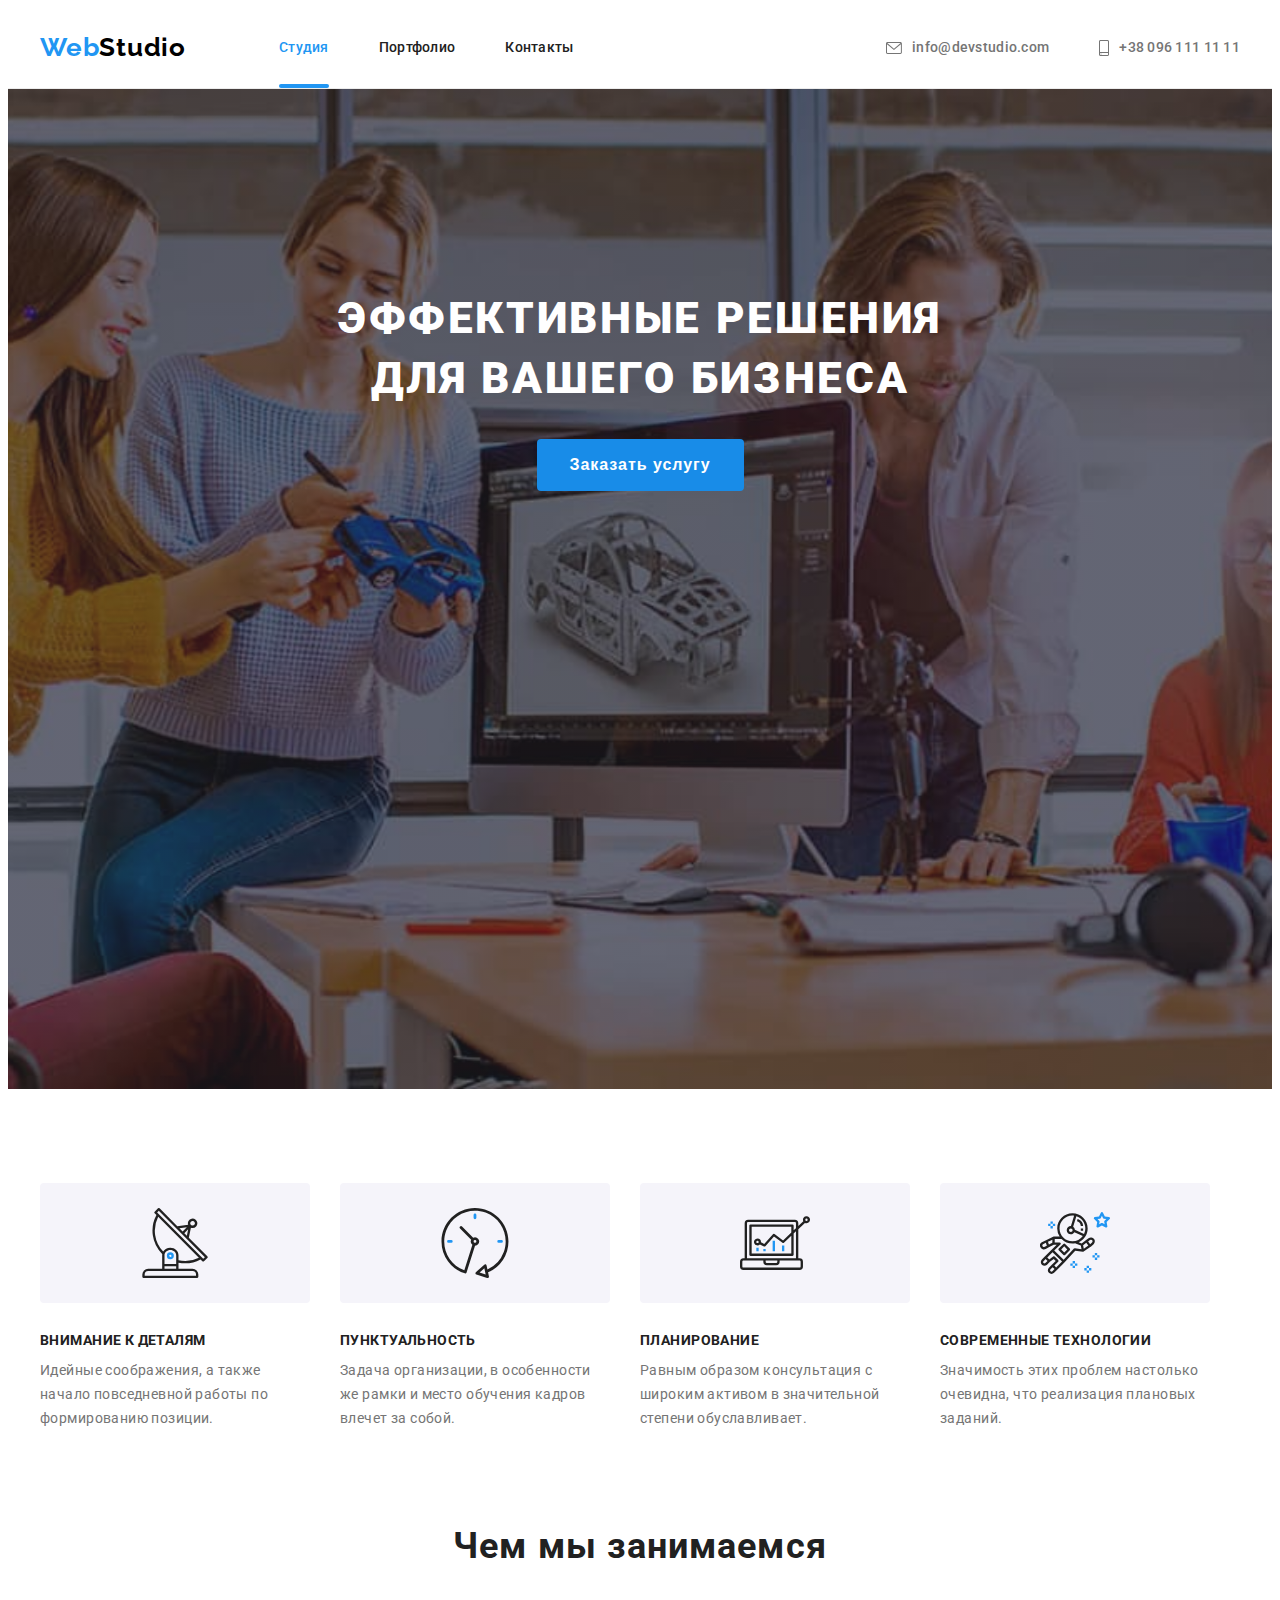
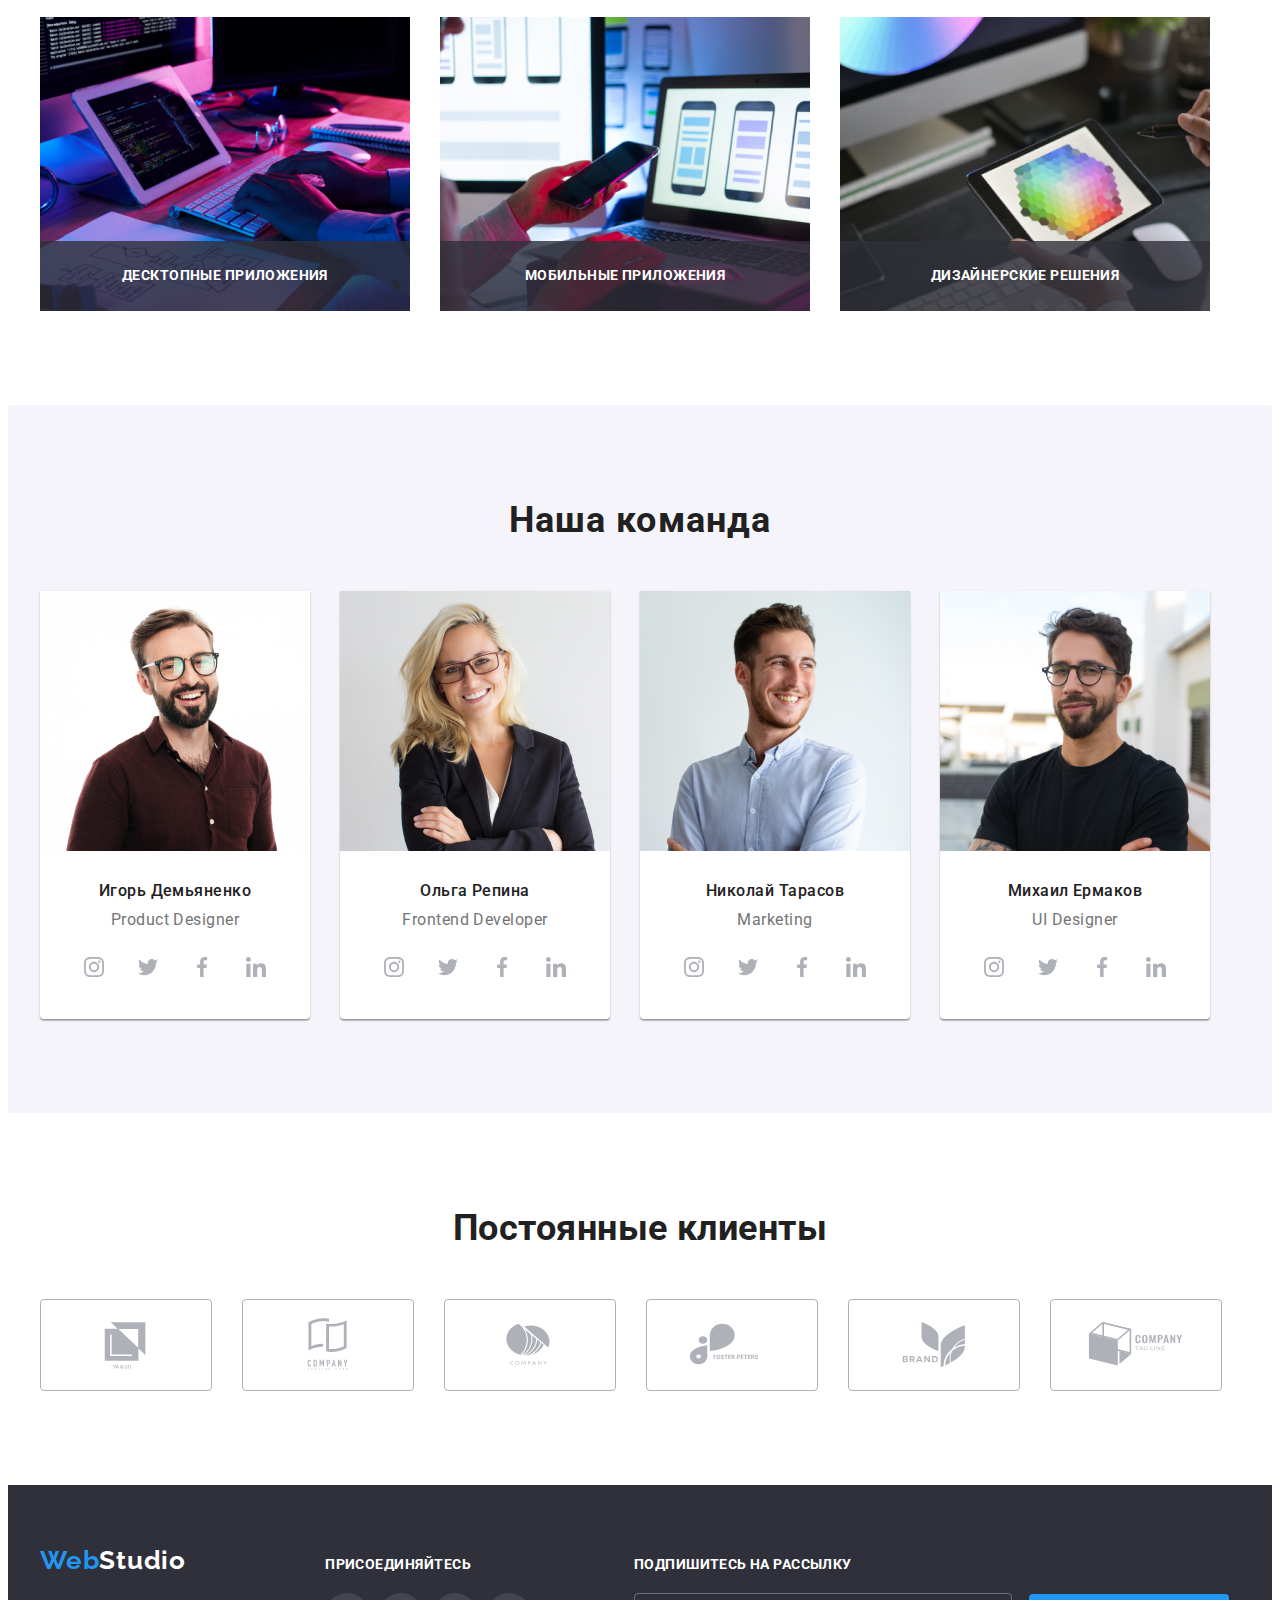
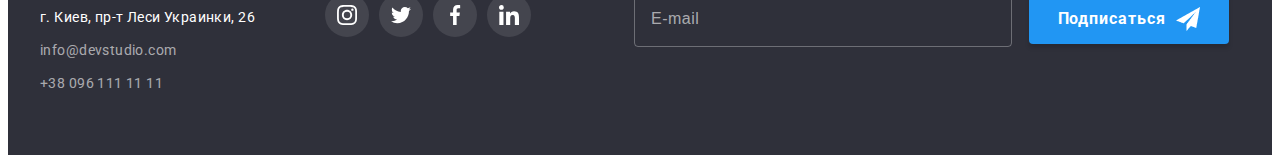
<file: index.html>
<!DOCTYPE html>
<html lang="ru">

<head>
    <meta charset="UTF-8">
    <meta http-equiv="X-UA-Compatible" content="IE=edge">
    <meta name="viewport" content="width=device-width, initial-scale=1.0">
    <title>MyDocument</title>
    <link rel="stylesheet" href="https://cdnjs.cloudflare.com/ajax/libs/modern-normalize/1.1.0/modern-normalize.min.css"
        integrity="sha512-wpPYUAdjBVSE4KJnH1VR1HeZfpl1ub8YT/NKx4PuQ5NmX2tKuGu6U/JRp5y+Y8XG2tV+wKQpNHVUX03MfMFn9Q=="
        crossorigin="anonymous" referrerpolicy="no-referrer" />
    <link rel="preconnect" href="https://fonts.googleapis.com">
    <link rel="preconnect" href="https://fonts.gstatic.com" crossorigin>
    <link href="https://fonts.googleapis.com/css2?family=Raleway:wght@700&family=Roboto:wght@400;500;700;900&display=swap" rel="stylesheet">
    <link rel="stylesheet" href="./css/styles.css" />
</head>

<body>

    <header class="header">
        <div class="container">
        <nav class="header-flex">
        <a class="logo text" href="./index.html">Web<span class="logo-black">Studio</span> 
        </a>
        <ul class="header-nav-list list header-flex">
            <li class="header-item"><a class="header-nav-item text cur-nav" href="./index.html">Студия</a></li>
            <li class="header-item"><a class="header-nav-item text" href="./portfolio.html">Портфолио</a></li>
            <li class="header-item"><a class="header-nav-item text" href="">Контакты</a></li>
        </ul>
        </nav>
        <div class="header-connect">
        <ul class="list header-flex">
            <li class="header-contact-item"><a class="header-nav-contact text" href="mailto:info@devstudio.com">
                <svg class="contact-link-icon" width="16" height="12">
                    <use href="./images/symbol-defs.svg#icon-envelope"></use>
                </svg>
                info@devstudio.com</a>
            </li>
            <li class="header-contact-item"><a class="header-nav-contact text" href="tel:+380961111111">
                <svg class="contact-link-icon" width="10" height="16">
                    <use href="./images/symbol-defs.svg#icon-smartphone"></use>
                </svg>+38 096 111 11 11</a></li>
        </ul>
        </div>
        </div>
    </header>


    <main>
        <section class="hero">
            <div class="container">
            <h1 class="hero-title">Эффективные решения для вашего бизнеса</h1>
            <button class="hero-btn" type="button" data-modal-open>Заказать услугу</button>
            </div>
    </section>


        <section class="section-basic">
            <div class="container">
            <h2 hidden>Основное</h2>
            <ul class="basic-list list">
                <li class="basic-item">
                    <div class="basic-icon">
                        <svg class="basic-icon-svg" width="70" height="70">
                            <use href="./images/symbol-defs.svg#icon-antenna"></use>
                        </svg>
                    </div>
                    <h3 class="basic-title">Внимание к деталям</h3>
                    <p class="basic-text">Идейные соображения, а также начало повседневной работы по формированию позиции.</p>
                </li>
                <li class="basic-item">
                    <div class="basic-icon">
                        <svg class="basic-icon-svg" width="70" height="70">
                            <use href="./images/symbol-defs.svg#icon-clock"></use>
                        </svg>
                    </div>
                    <h3 class="basic-title">Пунктуальность</h3>
                    <p class="basic-text">Задача организации, в особенности же рамки и место обучения кадров влечет за собой.</p>
                </li>
                <li class="basic-item">
                    <div class="basic-icon">
                        <svg class="basic-icon-svg" width="70" height="70">
                            <use href="./images/symbol-defs.svg#icon-diagram"></use>
                        </svg>
                    </div>
                    <h3 class="basic-title">Планирование</h3>
                    <p class="basic-text">Равным образом консультация с широким активом в значительной степени обуславливает.</p>
                </li>
                <li class="basic-item">
                    <div class="basic-icon">
                        <svg class="basic-icon-svg" width="70" height="70">
                            <use href="./images/symbol-defs.svg#icon-astronaut"></use>
                        </svg>
                    </div>
                    <h3 class="basic-title">Современные технологии</h3>
                    <p class="basic-text">Значимость этих проблем настолько очевидна, что реализация плановых заданий.</p>
                </li>
            </ul>
            </div>
        </section>


        <section class="Pictures">
            <div class="container">
            <h2 class="Pictures-title">Чем мы занимаемся</h2>
            <ul class="Pictures-list list">
                <li class="Pictures-item">
                    <div class="Pictures-thumb">
                    <img class="Pictures-img" src="./images/picture1.jpg" alt="Код" width="370" height="295">
                    <p class="Pictures-text">Десктопные приложения</p>
                    </div>
                </li>
                <li class="Pictures-item">
                    <div class="Pictures-thumb">
                    <img class="Pictures-img" src="./images/picture2.jpg" alt="Анимация" width="370" height="295">
                    <p class="Pictures-text">Мобильные приложения</p>
                    </div>
                </li>
                <li class="Pictures-item">
                    <div class="Pictures-thumb">
                    <img class="Pictures-img" src="./images/picture3.jpg" alt="Дизайн" width="370" height="295">
                    <p class="Pictures-text">Дизайнерские решения</p>
                    </div>
                </li>
            </ul>
            </div>
        </section>


        <section class="team">
            <div class="container">
            <h2 class="team-title">Наша команда</h2>
            <ul class="team-list list">
                <li class="team-item">
                    <img class="team-img" src="./images/igor.jpg" alt="Игорь Демьяненко" width="270">
                    <div class="team-box">
                    <h3 class="team-subtitle">Игорь Демьяненко</h3>
                    <p class="team-text" lang="en">Product Designer</p>
                    <ul class="team-soc-list list">
                        <li class="team-soc-item"><a href="" class="team-soc-link link">
                            <svg class="team-social-icon" width="20" height="20">
                            <use href="./images/symbol-defs.svg#icon-instagram"></use>
                            </svg>
                            </a></li>
                        <li class="team-soc-item"><a href="" class="team-soc-link link">
                            <svg class="team-social-icon" width="20" height="20">
                            <use href="./images/symbol-defs.svg#icon-twitter"></use>
                            </svg>
                            </a></li>
                        <li class="team-soc-item"><a href="" class="team-soc-link link">
                            <svg class="team-social-icon" width="20" height="20">
                            <use href="./images/symbol-defs.svg#icon-facebook"></use>
                            </svg>
                            </a></li>
                        <li class="team-soc-item"><a href="" class="team-soc-link link">
                            <svg class="team-social-icon" width="20" height="20">
                            <use href="./images/symbol-defs.svg#icon-linkedin"></use>
                            </svg>
                            </a>
                        </li>
                    </ul>
                    </div>
                </li>
                <li class="team-item">
                    <img class="team-img" src="./images/olga.jpg" alt="Ольга Репина" width="270">
                    <div class="team-box">
                        <h3 class="team-subtitle">Ольга Репина</h3>
                    <p class="team-text" lang="en">Frontend Developer</p><ul class="team-soc-list list">
                        <li class="team-soc-item"><a href="" class="team-soc-link link">
                            <svg class="team-social-icon" width="20" height="20">
                            <use href="./images/symbol-defs.svg#icon-instagram"></use>
                            </svg>
                            </a></li>
                        <li class="team-soc-item"><a href="" class="team-soc-link link">
                            <svg class="team-social-icon" width="20" height="20">
                            <use href="./images/symbol-defs.svg#icon-twitter"></use>
                            </svg>
                            </a></li>
                        <li class="team-soc-item"><a href="" class="team-soc-link link">
                            <svg class="team-social-icon" width="20" height="20">
                            <use href="./images/symbol-defs.svg#icon-facebook"></use>
                            </svg>
                            </a></li>
                        <li class="team-soc-item"><a href="" class="team-soc-link link">
                            <svg class="team-social-icon" width="20" height="20">
                            <use href="./images/symbol-defs.svg#icon-linkedin"></use>
                            </svg>
                            </a>
                        </li>
                    </ul>
                    </div>
                </li>
                <li class="team-item">
                    <img class="team-img" src="./images/nikolay.jpg" alt="Николай Тарасов" width="270">
                    <div class="team-box">
                        <h3 class="team-subtitle">Николай Тарасов</h3>
                    <p class="team-text" lang="en">Marketing</p><ul class="team-soc-list list">
                        <li class="team-soc-item"><a href="" class="team-soc-link link">
                            <svg class="team-social-icon" width="20" height="20">
                            <use href="./images/symbol-defs.svg#icon-instagram"></use>
                            </svg>
                            </a></li>
                        <li class="team-soc-item"><a href="" class="team-soc-link link">
                            <svg class="team-social-icon" width="20" height="20">
                            <use href="./images/symbol-defs.svg#icon-twitter"></use>
                            </svg>
                            </a></li>
                        <li class="team-soc-item"><a href="" class="team-soc-link link">
                            <svg class="team-social-icon" width="20" height="20">
                            <use href="./images/symbol-defs.svg#icon-facebook"></use>
                            </svg>
                            </a></li>
                        <li class="team-soc-item"><a href="" class="team-soc-link link">
                            <svg class="team-social-icon" width="20" height="20">
                            <use href="./images/symbol-defs.svg#icon-linkedin"></use>
                            </svg>
                            </a>
                        </li>
                    </ul>
                    </div>
                </li>
                <li class="team-item">
                    <img class="team-img" src="./images/mihail.jpg" alt="Михаил Ермаков" width="270">
                    <div class="team-box">
                        <h3 class="team-subtitle">Михаил Ермаков</h3>
                    <p class="team-text" lang="en">UI Designer</p><ul class="team-soc-list list">
                        <li class="team-soc-item"><a href="" class="team-soc-link link">
                            <svg class="team-social-icon" width="20" height="20">
                            <use href="./images/symbol-defs.svg#icon-instagram"></use>
                            </svg>
                            </a></li>
                        <li class="team-soc-item"><a href="" class="team-soc-link link">
                            <svg class="team-social-icon" width="20" height="20">
                            <use href="./images/symbol-defs.svg#icon-twitter"></use>
                            </svg>
                            </a></li>
                        <li class="team-soc-item"><a href="" class="team-soc-link link">
                            <svg class="team-social-icon" width="20" height="20">
                            <use href="./images/symbol-defs.svg#icon-facebook"></use>
                            </svg>
                            </a></li>
                        <li class="team-soc-item"><a href="" class="team-soc-link link">
                            <svg class="team-social-icon" width="20" height="20">
                            <use href="./images/symbol-defs.svg#icon-linkedin"></use>
                            </svg>
                            </a>
                        </li>
                    </ul>
                    </div>
                </li>
            </ul>
            </div>
        </section>
        <section class="section-clients">
            <div class="container">
            <h2 class="client-title">Постоянные клиенты</h2>
            <ul class="client-list list">
                <li class="client-item"><a href="" class="client-link">
                    <svg class="client-icon" width="106" height="60">
                            <use href="./images/symbol-defs.svg#icon-Logo-1"></use>
                            </svg>
                </a></li>
                <li class="client-item"><a href="" class="client-link">
                    <svg class="client-icon" width="106" height="60">
                            <use href="./images/symbol-defs.svg#icon-Logo-2"></use>
                            </svg>
                </a></li>
                <li class="client-item"><a href="" class="client-link">
                    <svg class="client-icon" width="106" height="60">
                            <use href="./images/symbol-defs.svg#icon-Logo-3"></use>
                            </svg>
                </a></li>
                <li class="client-item"><a href="" class="client-link">
                    <svg class="client-icon" width="106" height="60">
                            <use href="./images/symbol-defs.svg#icon-Logo-4"></use>
                            </svg>
                </a></li>
                <li class="client-item"><a href="" class="client-link">
                        <svg class="client-icon" width="106" height="60">
                            <use href="./images/symbol-defs.svg#icon-Logo-5"></use>
                        </svg>
                </a></li>
                <li class="client-item"><a href="" class="client-link">
                        <svg class="client-icon" width="106" height="60">
                            <use href="./images/symbol-defs.svg#icon-Logo-6"></use>
                        </svg>
                </a></li>
            </ul>
            </div>
        </section>
    </main>

    <footer class="footer">
        <div class="container">
            <div class="flex-box">
               <div class="footer-adress-flex">
                <a class="logo-footer text" href="">Web<span class="logo-white">Studio</span></a>
                <address class="footer-address">
                <ul class="footer-list list">
                <li class="footer-item"><a class="footer-text text" href="https://goo.gl/maps/fxkEnHUCGzXbZ7778" target="_blank" rel="noreferrer noopener">г. Киев, пр-т Леси Украинки, 26 </a></li>
                <li class="footer-item"><a class="footer-contact text" href="mailto:info@devstudio.com"> info@devstudio.com</a></li>
                <li class="footer-item"><a class="footer-contact text" href="tel:+380961111111">+38 096 111 11 11</a></li>
                </ul>
                </address>
               </div>
               <div class="footer-soc-flex">
                <p class="foter-soc-text">присоединяйтесь</p>
                <ul class="footer-soc-list list">
                    <li class="footer-soc-item"><a href="" class="footer-soc-link">
                        <svg class="team-social-icon" width="20" height="20">
                        <use href="./images/symbol-defs.svg#icon-instagram"></use>
                        </svg>
                        </a>
                    </li>
                    <li class="footer-soc-item"><a href="" class="footer-soc-link">
                        <svg class="team-social-icon" width="20" height="20">
                        <use href="./images/symbol-defs.svg#icon-twitter"></use>
                        </svg>
                        </a>
                    </li>
                    <li class="footer-soc-item"><a href="" class="footer-soc-link">
                        <svg class="team-social-icon" width="20" height="20">
                        <use href="./images/symbol-defs.svg#icon-facebook"></use>
                        </svg>
                        </a>
                    </li>
                    <li class="footer-soc-item"><a href="" class="footer-soc-link">
                        <svg class="team-social-icon" width="20" height="20">
                        <use href="./images/symbol-defs.svg#icon-linkedin"></use>
                        </svg>
                        </a>
                    </li>
                </ul>
               </div>
               <div class="footer-subscribe">
                <p class="footer-subscribe-text">Подпишитесь на рассылку</p>
                <form action="#" class="footer-form">
                    <label for="mail"></label>
                    <input type="mail" class="footer-input" name="mail" id="mail" placeholder="E-mail">
                <button class="footer-subscribe-btn" type="submit">Подписаться</button>
                </form>
               </div>
            </div>
        </div>
    </footer>
    <div class="backdrop is-hidden" data-modal>
        <div class="modal">
            <button class="close-btn" type="button" data-modal-close>
                <svg class="icon-close" width="11" height="11">
                    <use href='./images/symbol-defs-vector.svg#icon-Vector'></use>
                </svg>
            </button>
            <form action="#" class="form">
                <p class="form-title">Оставьте свои данные, мы вам перезвоним</p>

                <div class="form-field">
                <label class="form-label" for="name">Имя</label>
                <input class="form-input" type="text" name="name" id="name">
                <svg class="form-icon">
                    <use href="./images/symbol-defs2.svg#icon-person"
                    width="18" height="18" ></use>
                </svg>
                </div>

                <div class="form-field">
                    <label class="form-label" for="tel">Телефон</label>
                    <input class="form-input" type="tel" name="tel" id="tel">
                    <svg class="form-icon">
                        <use href="./images/symbol-defs2.svg#icon-phone" width="18" height="18"></use>
                    </svg>
                </div>

                <div class="form-field">
                    <label class="form-label" for="mail">Почта</label>
                    <input class="form-input" type="" name="mail" id="mail">
                    <svg class="form-icon">
                        <use href="./images/symbol-defs2.svg#icon-email" width="18" height="18"></use>
                    </svg>
                </div>

                <div class="form-field">
                    <label class="form-label" for="comment">Комментарий</label>
                    <textarea class="comment" name="comment" id="comment" rows="9" placeholder="Введите текст"></textarea>
                </div>
                <div class="form-chek">
                    
                    <label class="form-chek-label" for="accept">
                    <input class="form-check-input" type="checkbox" name="accept" id="accept">
                    <span class="icon-chek"></span>Соглашаюсь с рассылкой и принимаю <a class="accept-link" href="">Условия договора</a>
                    </label>
                </div>
                <button class="form-btn" type="submit">Отправить</button>
            </form>
            
        </div>
    </div>
<script src="./js/modal.js"></script>
</body>

</html>
</file>
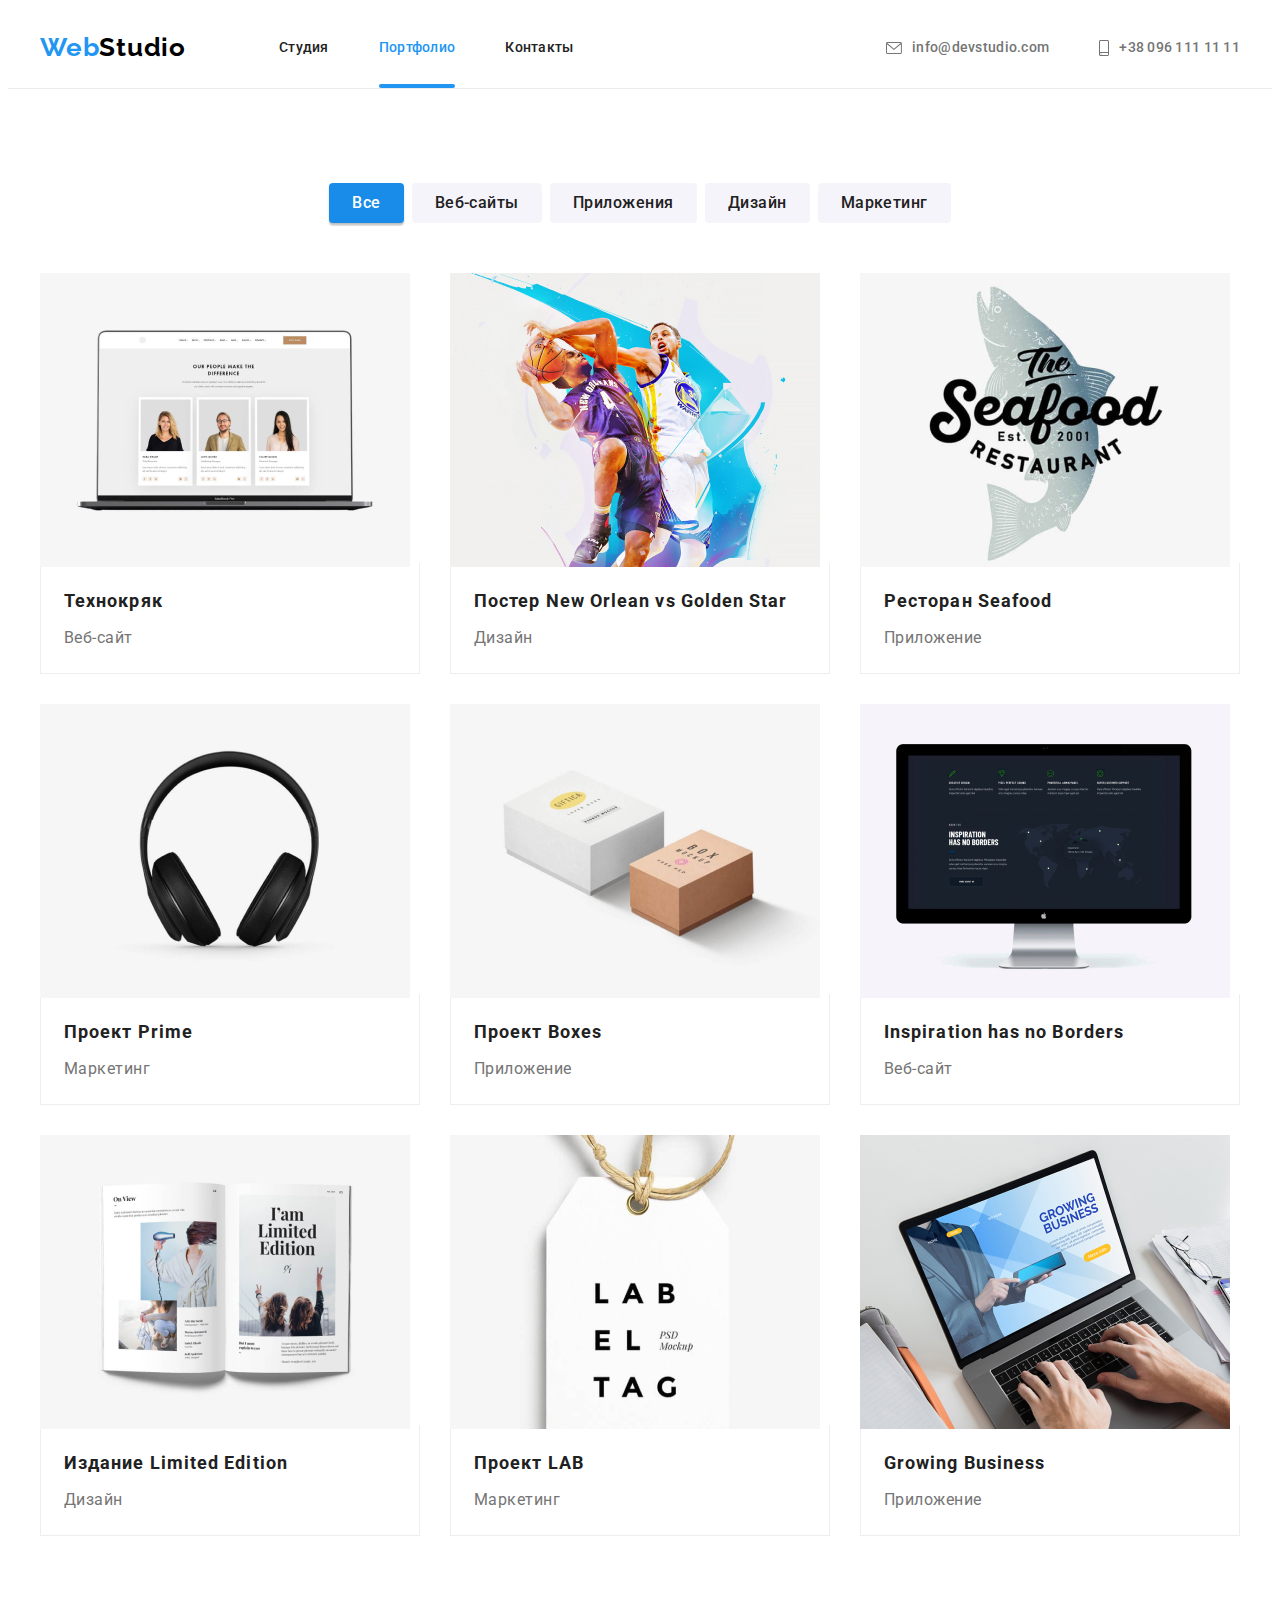
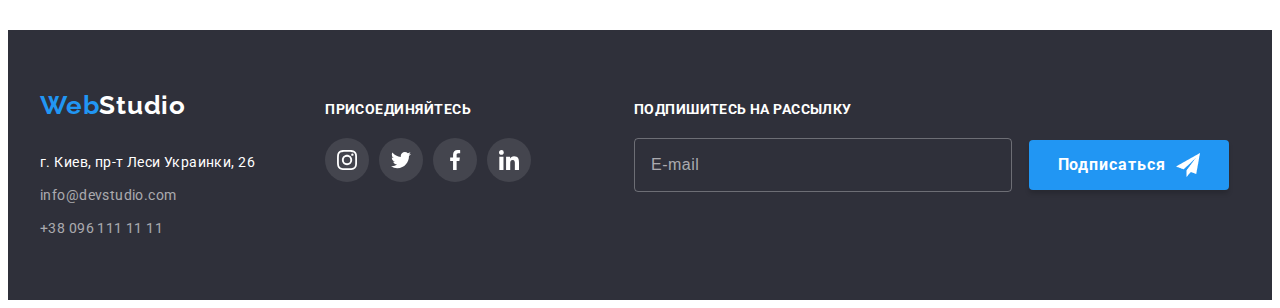
<file: portfolio.html>
<!DOCTYPE html>
<html lang="en">
<head>
    <meta charset="UTF-8">
    <meta http-equiv="X-UA-Compatible" content="IE=edge">
    <meta name="viewport" content="width=device-width, initial-scale=1.0">
    <title>MyDocument</title>
    <link rel="stylesheet" href="https://cdnjs.cloudflare.com/ajax/libs/modern-normalize/1.1.0/modern-normalize.min.css"
        integrity="sha512-wpPYUAdjBVSE4KJnH1VR1HeZfpl1ub8YT/NKx4PuQ5NmX2tKuGu6U/JRp5y+Y8XG2tV+wKQpNHVUX03MfMFn9Q=="
        crossorigin="anonymous" referrerpolicy="no-referrer" />
    <link rel="preconnect" href="https://fonts.googleapis.com">
    <link rel="preconnect" href="https://fonts.gstatic.com" crossorigin>
    <link href="https://fonts.googleapis.com/css2?family=Raleway:wght@700&family=Roboto:wght@400;500;700;900&display=swap" rel="stylesheet">
    <link rel="stylesheet" href="./css/styles.css" />
</head>
<body>
<header class="header">
    <div class="container">
        <nav class="header-flex">
            <a class="logo text" href="./index.html">Web<span class="logo-black">Studio</span>
            </a>
            <ul class="header-nav-list list header-flex">
                <li class="header-item"><a class="header-nav-item text" href="./index.html">Студия</a></li>
                <li class="header-item"><a class="header-nav-item text cur-nav" href="./portfolio.html">Портфолио</a></li>
                <li class="header-item"><a class="header-nav-item text" href="">Контакты</a></li>
            </ul>
        </nav>
        <div class="header-connect">
            <ul class="list header-flex">
                <li class="header-contact-item"><a class="header-nav-contact text" href="mailto:info@devstudio.com">
                        <svg class="contact-link-icon" width="16" height="12">
                            <use href="./images/symbol-defs.svg#icon-envelope"></use>
                        </svg>
                        info@devstudio.com</a>
                </li>
                <li class="header-contact-item"><a class="header-nav-contact text" href="tel:+380961111111">
                        <svg class="contact-link-icon" width="10" height="16">
                            <use href="./images/symbol-defs.svg#icon-smartphone"></use>
                        </svg>+38 096 111 11 11</a></li>
            </ul>
        </div>
    </div>
</header>
    <main>
    <section class="portfolio">
        <div class="container">
    <h1 hidden>Портфолио</h1>
    <ul class="portfolio-btn-list list">
        <li class="portfolio-btn-item"><button class="portfolio-btn cur-btn" type="button">Все</button></li>
        <li class="portfolio-btn-item"><button class="portfolio-btn" type="button">Веб-сайты</button></li>
        <li class="portfolio-btn-item"><button class="portfolio-btn" type="button">Приложения</button></li>
        <li class="portfolio-btn-item"><button class="portfolio-btn" type="button">Дизайн</button></li>
        <li class="portfolio-btn-item"><button class="portfolio-btn" type="button">Маркетинг</button></li>
    </ul>

    <ul class="portfolio-list">
        <li class="portfolio-item list">
            <a class="portfolio-link text" href="">
                <div class="cards-thumb">
                <img src="./images/project1.jpg" alt="ноутбук с фото" width="370" height="294">
                <p class="cards-thumb-text">Ресурс предлагает комплексные предложения с разным уровнем функционала и сервисов. Все это позволит посетителю получить
                    исчерпывающие сведения о компании или частном лице.</p>
                </div>
                <div class="border-text">
                <h2 class="portfolio-title">Технокряк</h2>
                <p class="portfolio-text">Веб-сайт</p>
                </div>
            </a>
        </li>
        <li class="portfolio-item list">
            <a class="portfolio-link text" href="">
                <div class="cards-thumb">
                <img src="./images/project2.jpg" alt="постер" width="370" height="294">
                <p class="cards-thumb-text">Ресурс предлагает комплексные предложения с разным уровнем функционала и сервисов. Все это позволит посетителю получить
                    исчерпывающие сведения о компании или частном лице.</p>
                </div>
            <div class="border-text">
                <h2 class="portfolio-title">Постер New Orlean vs Golden Star</h2>
            <p class="portfolio-text">Дизайн</p>
            </div>
            </a>
        </li>
        <li class="portfolio-item list">
            <a class="portfolio-link text" href="">
                <div class="cards-thumb">
                <img src="./images/project3.jpg" alt="ресторан" width="370" height="294">
                <p class="cards-thumb-text">Ресурс предлагает комплексные предложения с разным уровнем функционала и сервисов. Все это позволит посетителю получить
                    исчерпывающие сведения о компании или частном лице.</p>
                </div>
            <div class="border-text">
                <h2 class="portfolio-title">Ресторан Seafood</h2>
            <p class="portfolio-text">Приложение</p>
            </div>
        </a>
        </li>
        <li class="portfolio-item list">
            <a class="portfolio-link text" href="">
                <div class="cards-thumb">
                <img src="./images/project4.jpg" alt="наушники" width="370" height="294">
                <p class="cards-thumb-text">Ресурс предлагает комплексные предложения с разным уровнем функционала и сервисов. Все это позволит посетителю получить
                    исчерпывающие сведения о компании или частном лице.</p>
                </div>
            <div class="border-text">
                <h2 class="portfolio-title">Проект Prime</h2>
            <p class="portfolio-text">Маркетинг</p>
            </div>
            </a>
        </li>
        <li class="portfolio-item list">
            <a class="portfolio-link text" href="">
                <div class="cards-thumb">
                <img src="./images/project5.jpg" alt="боксы" width="370" height="294">
                <p class="cards-thumb-text">Ресурс предлагает комплексные предложения с разным уровнем функционала и сервисов. Все это позволит посетителю получить
                    исчерпывающие сведения о компании или частном лице.</p>
                </div>
            <div class="border-text">
                <h2 class="portfolio-title">Проект Boxes</h2>
            <p class="portfolio-text">Приложение</p>
            </div>
            </a>
        </li>
        <li class="portfolio-item list">
            <a class="portfolio-link text" href="">
                <div class="cards-thumb">
                <img src="./images/project6.jpg" alt="манитор" width="370" height="294">
                <p class="cards-thumb-text">Ресурс предлагает комплексные предложения с разным уровнем функционала и сервисов. Все это позволит посетителю получить
                    исчерпывающие сведения о компании или частном лице.</p>
                </div>
            <div class="border-text">
                <h2 class="portfolio-title">Inspiration has no Borders</h2>
            <p class="portfolio-text">Веб-сайт</p>
            </div>
            </a>
        </li>
        <li class="portfolio-item list">
            <a class="portfolio-link text" href="">
                <div class="cards-thumb">
                <img src="./images/project7.jpg" alt="издание" width="370" height="294">
                <p class="cards-thumb-text">Ресурс предлагает комплексные предложения с разным уровнем функционала и сервисов. Все это позволит посетителю получить
                    исчерпывающие сведения о компании или частном лице.</p>
                </div>
            <div class="border-text">
                <h2 class="portfolio-title">Издание Limited Edition</h2>
            <p class="portfolio-text">Дизайн</p>
            </div>
            </a>
        </li>
        <li class="portfolio-item list">
            <a class="portfolio-link text" href="">
                <div class="cards-thumb">
                <img src="./images/project8.jpg" alt="проект ЛАБ" width="370" height="294">
                <p class="cards-thumb-text">Ресурс предлагает комплексные предложения с разным уровнем функционала и сервисов. Все это позволит посетителю получить
                    исчерпывающие сведения о компании или частном лице.</p>
                </div>
            <div class="border-text">
                <h2 class="portfolio-title">Проект LAB</h2>
            <p class="portfolio-text">Маркетинг</p>
            </div>
            </a>
        </li>
        <li class="portfolio-item list">
            <a class="portfolio-link text" href="">
                <div class="cards-thumb">
                <img src="./images/project9.jpg" alt="бизнес" width="370" height="294">
                <p class="cards-thumb-text">Ресурс предлагает комплексные предложения с разным уровнем функционала и сервисов. Все это позволит посетителю получить
                    исчерпывающие сведения о компании или частном лице.</p>
                </div>
            <div class="border-text">
                <h2 class="portfolio-title">Growing Business</h2>
                <p class="portfolio-text">Приложение</p>
            </div>
            </a>
        </li>
    </ul>
    </div>
  </section>
</main>
    <footer class="footer">
        <div class="container">
            <div class="flex-box">
                <div class="footer-adress-flex">
                    <a class="logo-footer text" href="">Web<span class="logo-white">Studio</span></a>
                    <address class="footer-address">
                        <ul class="footer-list list">
                            <li class="footer-item"><a class="footer-text text" href="https://goo.gl/maps/fxkEnHUCGzXbZ7778"
                                    target="_blank" rel="noreferrer noopener">г. Киев, пр-т Леси Украинки, 26 </a></li>
                            <li class="footer-item"><a class="footer-contact text" href="mailto:info@devstudio.com">
                                    info@devstudio.com</a></li>
                            <li class="footer-item"><a class="footer-contact text" href="tel:+380961111111">+38 096 111 11
                                    11</a></li>
                        </ul>
                    </address>
                </div>
                <div class="footer-soc-flex">
                    <p class="foter-soc-text">присоединяйтесь</p>
                    <ul class="footer-soc-list list">
                        <li class="footer-soc-item"><a href="" class="footer-soc-link">
                                <svg class="team-social-icon" width="20" height="20">
                                    <use href="./images/symbol-defs.svg#icon-instagram"></use>
                                </svg>
                            </a>
                        </li>
                        <li class="footer-soc-item"><a href="" class="footer-soc-link">
                                <svg class="team-social-icon" width="20" height="20">
                                    <use href="./images/symbol-defs.svg#icon-twitter"></use>
                                </svg>
                            </a>
                        </li>
                        <li class="footer-soc-item"><a href="" class="footer-soc-link">
                                <svg class="team-social-icon" width="20" height="20">
                                    <use href="./images/symbol-defs.svg#icon-facebook"></use>
                                </svg>
                            </a>
                        </li>
                        <li class="footer-soc-item"><a href="" class="footer-soc-link">
                                <svg class="team-social-icon" width="20" height="20">
                                    <use href="./images/symbol-defs.svg#icon-linkedin"></use>
                                </svg>
                            </a>
                        </li>
                    </ul>
                </div>
                <div class="footer-subscribe">
                    <p class="footer-subscribe-text">Подпишитесь на рассылку</p>
                    <form action="#" class="footer-form">
                        <label for="mail"></label>
                        <input type="mail" class="footer-input" name="mail" id="mail" placeholder="E-mail">
                        <button class="footer-subscribe-btn" type="submit">Подписаться</button>
                    </form>
                </div>
            </div>
        </div>
    </footer>
<script src="./js/modal.js"></script>
</body>
</html>
</file>
<file: css/styles.css>
:root {
    --first-text-color: #212121;
    --second-text-color: #757575;
    --third-text-color: #ffffff;
    --accent-color:#2196F3;;
    /*--logo-color: #000000; */
    --background-color-general: #FFFFFF;
    --background-color-hero: #2f303a;
    --background-color-team: #f5f4fa;
}

body {
    font-family: "Roboto", sans-serif;
    color: var(--first-text-color);
    background-color: var(--background-color-general);
    letter-spacing: 0.03em;
}
/* подчеркивание ссылок убрать */

.text {
    text-decoration: none;
}

/* точки убрать */
.list {
    list-style: none;
}
/*глобальный сброс стилей по селектору тега для элементов*/
p,
h1,
h2,
h3,
h4,
h5,
h6,
ul {
    margin: 0;
    padding: 0;
}
.container {
    width: 1200px;
    margin: 0 auto;
    padding-right: 15px;
    padding-left: 15px;
    
    /*outline: 1px solid red;*/

}


/*------------------HEADER---------------*/
.header { 
    border-bottom: 1px solid #ececec;
    font-weight: 500;
    font-size: 14px;
    line-height: 1.14;
    letter-spacing: 0.02em; 
}
.header .container {
    display: flex;
    align-items: center;
}
.header-flex {
    display: flex;
    align-items: center;
    
}

.header-nav-contact {
    display: flex;
        align-items: center;
        color: var(--second-text-color);
        padding-top: 32px;
        padding-bottom: 32px;
    color: var(--second-text-color);
    transition: color 250ms cubic-bezier(0.4, 0, 0.2, 1);
}
.header-nav-item {
    display: block;
    color: var(--first-text-color);
    padding-top: 32px;
    padding-bottom: 32px;
    
    position: relative;
    
    transition: color 250ms cubic-bezier(0.4, 0, 0.2, 1);
    
}

.header-nav-item.cur-nav::after {
    content: ''; 

    position: absolute;
    left: 0;
    bottom: 0;
    
    display: block;
    width: 100%; 
    height: 4px; 
    border-radius: 2px; 
    
    background-color: var(--accent-color);

}
.cur-nav,
.header-nav-item:hover,
.header-nav-item:focus,
.header-nav-contact:hover,
.header-nav-contact:focus {
    color: var(--accent-color);
}
.contact-link-icon{
    fill: currentColor;
}
.header-connect {
    margin-left: auto;
}

.header-item {
    display: block;
}
.header-item:not(:last-child) {
 margin-right: 50px;
}  
    

.contact-link-icon {
    margin-right: 10px;
    justify-content: center;
    align-items: center;
}

.header-contact-item {  

}

.header-contact-item:not(:last-child) {
    margin-right: 50px;
}


.logo {
    font-family: 'Raleway'; 
    font-weight: 700;
    font-size: 26px;
    line-height: 1.19;
    letter-spacing: 0.03em;
    color: var(--accent-color);

    align-items: center;
    text-align: center;
    
    padding-top: 24px;
    padding-bottom: 25px;
    margin-right: 93px;
}
.logo-black {
    color: #000000;
    
}

/*---------------MAIN------------------*/

.hero {
    display: flex;
    max-width: 1600px;
    min-height: 600px;
    margin-left: auto;
    margin-right: auto;
    padding-top: 200px;
    padding-bottom: 200px;

    text-align: center;

    background-color: var(--background-color-hero);
    background-repeat: no-repeat;
    background-position: center;
    background-size: cover;
    background-image: 
        linear-gradient(rgba(47, 48, 58, 0.4), 
        rgba(47, 48, 58, 0.4)), 
        url(../images/hero.jpg);
    
    
}

.hero-title {
    font-weight: 900;
    font-size: 44px;
    line-height: 1.36;
    text-align: center;
    letter-spacing: 0.06em;
    text-transform: uppercase;;
    
    color: var(--third-text-color);
    
    margin-bottom: 30px;
    margin-left: auto;
    margin-right: auto;
    max-width: 696px;

}

.hero-btn {
    font-weight: 700;
    font-size: 16px;
    line-height: 1.88;
    display: flex;
    align-items: center;
    text-align: center;
    letter-spacing: 0.06em;
    color:var(--third-text-color);
    background-color: #188ce8;
    cursor: pointer;

    display: inline-block;
    min-width: 200px;
    border-radius: 4px;
    border: 1px solid transparent;
    padding: 10px 32px;

    transition: background-color 250ms cubic-bezier(0.4, 0, 0.2, 1),
                color 250ms cubic-bezier(0.4, 0, 0.2, 1);  
}

.hero-btn:hover,
.hero-btn:focus {
    color: #188ce8;
    background-color: var(--background-color-general) ;
}


/*----------------основное--------------*/

.section-basic {
    padding-top: 94px;
    padding-bottom: 94px;
}
.basic-list {
    display: flex;
}

.basic-item {
    display: inline-block;
    width: 270px;
    
}
.basic-item:not(:last-child) {
    margin-right: 30px;
}

.basic-title {
    font-weight: 700;
    font-size: 14px;
    line-height: 1.14;
    letter-spacing: 0.03em;
    text-transform: uppercase;
    color:var(--first-text-color);
    margin-bottom: 10px;
}

.basic-text {
    font-weight: 400;
    font-size: 14px;
    line-height: 1.71;
    letter-spacing: 0.03em;
    color:var(--second-text-color);
}
.basic-icon {
    
    height: 120px;
    margin-bottom: 30px;
    border-radius: 4px;
    background-color: #F5F4FA;
    display: flex;
    align-items: center;
    justify-content: center;
    
}

.basic-icon-svg {

    

}

/*-----------------чем занимаемся----------------*/
.Pictures {
    padding-bottom: 94px;
}

.Pictures-title {
    font-weight: 700;
    font-size: 36px;
    line-height: 42px;
    text-align: center;
    letter-spacing: 0.03em;
    color: var(--first-text-color);
    margin-bottom: 50px;
}

.Pictures-list {
    display: flex;
    
}
.Pictures-thumb {
    position: relative;
        width: 370px;
        height: 294px;
        
}
.Pictures-text {
    position: absolute;
    
    width: 100%;
    padding: 27px 0px;
    bottom: 0;
    left: 0;

    font-weight: 700; 
    font-size: 14px;
    line-height: 1.14;
    text-align: center;
    letter-spacing: 0.03em;
    text-transform: uppercase;
    
    color: var(--third-text-color);
}
.Pictures-thumb::before {
    content: "";
    position: absolute;

    display: inline-block;
    bottom: 0px;
    width: 100%;
    height: 70px;
    background-color: rgba(47, 48, 58, 0.8);
}


.Pictures-item:not(:last-child) {
    margin-right: 30px;
}
.Pictures-img {
    display: block;
    max-width: 100%;
    height: auto;  
}



/*------------------наша команда----------------*/
.team {
    background-color: var(--background-color-team);
    padding-top: 94px;
    padding-bottom: 94px;
}

.team-title {
    font-weight: 700;
    font-size: 36px;
    line-height: 42px;
    text-align: center;
    letter-spacing: 0.03em;
    color: var(--first-text-color);
    margin-bottom: 50px;
}

.team-list {
    display: flex;
}
.team-box {
    padding-top: 30px;
    padding-bottom: 30px;
    padding-right: 32px;
    padding-left: 32px;
}
.team-item {
    max-width: 270px;
    max-height: 428px;
    flex-basis: calc(100% / 4 - 30px);
    
    background-color: var(--background-color-general);
    box-shadow: 
    0px 1px 3px rgba(0, 0, 0, 0.12), 
    0px 1px 1px rgba(0, 0, 0, 0.14), 
    0px 2px 1px rgba(0, 0, 0, 0.2);
    border-radius: 0px 0px 4px 4px;
}
.team-item:not(:last-child) {
    margin-right: 30px;
}
.team-img {
display: block;
max-width: 100%;
}

.team-subtitle {
    font-weight: 500;
    font-size: 16px;
    line-height: 1.19;
    text-align: center;
    letter-spacing: 0.03em;
    color:var(--first-text-color);
    margin-bottom: 10px;

}

.team-text {
    box-sizing: border-box;
    font-weight: 400;
    font-size: 16px;
    line-height: 1.19;
    text-align: center;
    letter-spacing: 0.03em;
    color: var(--second-text-color);
    margin-bottom: 16px;

}
.team-soc-list {
    display: flex;

    list-style: none;
    justify-content: center;
    align-items: center;
}
.team-soc-item {
    width: 44px;
    height: 44px;
    margin-right: 10px;
}
.team-soc-item:last-child {
    margin-right: 0;
}
.team-soc-link {
width: 100%;
height: 100%;
border-radius: 50%;
display: flex;
align-items: center;
justify-content: center;
color: #afb1b8;

transition: background-color 250ms cubic-bezier(0.4, 0, 0.2, 1),
        color 250ms cubic-bezier(0.4, 0, 0.2, 1);

}
.team-soc-link:hover,
.team-soc-link:focus {
color: #ffffff;
background-color: var(--accent-color);
}
.team-soc-icon {
    margin: 12px 0px 0px 12px;
    fill: currentColor;
}
/*-----------------ПОСТОЯННЫЕ КЛИЕНТЫ---------------*/
.section-clients {
    padding-top: 94px;
    padding-bottom: 94px;
}

.client-title {
    margin-bottom: 50px;

    font-weight: 700;
    font-size: 36px;
    line-height: 1.17;
    text-align: center;

    color: var(--first-text-color);
}

.client-list {
    display: flex;
    padding: 0;
    margin: 0;


}

.client-item {}

.client-item:not(:last-child) {
    margin-right: 30px;
}

.client-link {
    display: flex;
    justify-content: center;
    align-items: center;
    width: 170px;
    height: 90px;
    border: 1px solid #afb1b8;
    outline: transparent;
    border-radius: 4px;
    color: #afb1b8;

    transition: background-color 250ms cubic-bezier(0.4, 0, 0.2, 1),
        color 250ms cubic-bezier(0.4, 0, 0.2, 1);


}

.client-link:hover,
.client-link:focus {
    color: var(--accent-color);
    border-color: var(--accent-color);
}

.client-icon {
    fill: currentColor;
}


/*---------------FOOTER-------------*/
.footer {
    padding-top: 60px;
    padding-bottom: 60px;

    background-color: var(--background-color-hero);
}
.flex-box {
display: flex;
    margin: 0;
    padding: 0;
align-items: baseline;


}
.logo-white {
    color: var(--third-text-color);
}
.footer-text {
    font-family: 'Roboto';
        font-style: normal;
        font-weight: 400;
        font-size: 14px;
        line-height: 24px;    
        letter-spacing: 0.03em;
        color: var(--third-text-color);

        display: inline-block;
}
.footer-address {

}
.footer-contact {
    font-family: 'Roboto';
        font-style: normal;
        font-weight: 400;
        font-size: 14px;
        line-height: 24px;
        letter-spacing: 0.03em;
        color: rgba(255, 255, 255, 0.6);

        display: inline-block;
}
.footer-item {
    margin-top: 9px;
}
.footer-contact:hover {
    color: var(--accent-color);
}
.footer-contact:focus {
        color: var(--accent-color);
}
.logo-footer {
    font-family: 'Raleway';
    font-weight: 700;
    font-size: 26px;
    line-height: 1.19;
    letter-spacing: 0.03em;
    color: var(--accent-color);

    align-items: center;
    text-align: center;
    display: inline-block;
    margin-bottom: 20px;
}
.foter-soc-text {
    
    margin-bottom: 20px;
    font-weight: 700;
    font-size: 14px;
    line-height: 1.14;
    text-transform: uppercase;
    color: var(--third-text-color);
}
.footer-soc-item {
    width: 44px;
    height: 44px;
    margin-right: 10px;
    
}
.footer-soc-link {
    width: 100%;
    height: 100%;
    display: flex;
        border-radius: 50%;
        color: #afb1b8;
        background-color: rgba(255, 255, 255, 0.1);
        align-items: center;
        justify-content: center;
    color: var(--third-text-color);

    transition: background-color 250ms cubic-bezier(0.4, 0, 0.2, 1),
           
}
.footer-soc-link:hover,
.footer-soc-link:focus {
    background-color: var(--accent-color);
}
.team-social-icon {
    fill: currentColor;
}
.footer-soc-flex { 
  margin-left: 70px;  

}
.footer-soc-list {
    display: flex;
        padding: 0;
        margin-top: 0;
        justify-content: space-between;
        align-items: center
}
.footer-subscribe {
    margin-left: 93px;
}
.footer-subscribe-text {
    font-weight: 700;
    font-size: 14px;
    line-height: 1.14;
    letter-spacing: 0.03em;
    text-transform: uppercase;
    
    color: var(--third-text-color);
    
    margin-bottom: 20px;

}
.footer-input {

        width: 358px;
        height: 50px;
        padding-left: 16px;
        margin-right: 12px;
        
        color: #ffffff;
        background-color: transparent;
    
        border: 1px solid rgba(255, 255, 255, 0.3);
        border-radius: 4px;
}
.footer-input::placeholder {
    font-weight: 400;
    font-size: 16px;
    line-height: 1.25;

    align-items: center;
    letter-spacing: 0.03em;
    color: rgba(255, 255, 255, 0.6);
}

.footer-input:focus {
    border: 1px solid var(--accent-color);
}
.footer-subscribe-btn {
    font-family: 'Roboto';
    font-style: normal;
    font-weight: 700;
    font-size: 16px;
    line-height: 1.88;
        
    display: inline-flex;
    align-items: center;
    text-align: center;
    letter-spacing: 0.06em;
    
    color: var(--third-text-color);
    text-decoration: none;
    
    min-width: 200px;
    background:var(--accent-color);
    box-shadow: 0px 4px 4px rgba(0, 0, 0, 0.15);
    border-radius: 4px;
    border: var(--accent-color);
        
    padding: 10px 28px 10px 29px;
    cursor: pointer;

}
.footer-subscribe-btn::after {
    content: "";
    width: 24px;
    height: 24px;
    margin-left: 10px;
   
    background-image: url(../images/icon\ send.png);
    background-size: contain;
}


/*---------------------ПОРТФОЛИО----------------*/
/*----------------------------------------------*/
.portfolio {
    padding-top: 94px;
    padding-bottom: 94px;
}

.portfolio-btn {
    font-family: "Roboto", sans-serif;
    font-weight: 500;
    font-size: 16px;
    line-height: 1.63;
    letter-spacing: 0.03em;
    background-color: var(--background-color-team);
    color: var(--first-text-color);
    cursor: pointer;

    display: inline-block;
    padding: 6px 22px;
    min-width: 73px;
    border-radius: 4px;
    border: 1px solid transparent;

    transition: background-color 250ms cubic-bezier(0.4, 0, 0.2, 1),
            color 250ms cubic-bezier(0.4, 0, 0.2, 1);
            box-shadow 250ms cubic-bezier(0.4, 0, 0.2, 1);
    
}
.cur-btn,
.portfolio-btn:hover,
.portfolio-btn:focus {
    background-color: #188ce8;
    color: var(--third-text-color);
    box-shadow: 0px 3px 1px rgba(0, 0, 0, 0.1), 0px 1px 2px rgba(0, 0, 0, 0.08),
            0px 2px 2px rgba(0, 0, 0, 0.12);
}

.portfolio-btn-list {
    display: flex;
    justify-content: center;
    margin-bottom: 50px;
}
.portfolio-btn-item:not(:last-child) {
    margin-right: 8px;
}
.portfolio-list {
    display: flex;
    flex-wrap: wrap;
    margin: -15px;
}

.portfolio-item {
    margin: 15px;
    width: 370px;
    flex-basis: calc(100% / 3 - 30px);
}
.portfolio-link {
    overflow: hidden;
    display: block;
    transition: box-shadow 250ms cubic-bezier(0.4, 0, 0.2, 1);
}
.portfolio-link:hover,
.portfolio-link:focus {
background-color: #FFFFFF;
    border: 1px solid #EEEEEE;
    box-shadow: 0px 1px 1px rgba(0, 0, 0, 0.12), 
    0px 4px 4px rgba(0, 0, 0, 0.06), 
    1px 4px 6px rgba(0, 0, 0, 0.16);
    
}
.portfolio-title {
    font-weight: 700;
    font-size: 18px;
    line-height: 2;
    letter-spacing: 0.06em;
    color: var(--first-text-color);
    margin-bottom: 4px;

}

.portfolio-text {
    font-weight: 400;
    font-size: 16px;
    line-height: 1.88;
    letter-spacing: 0.03em;
    color: var(--second-text-color);
}
.border-text {
    margin-top: -4px;
    padding: 20px 23px;
    border-right: 1px solid #eeeeee;
    border-left: 1px solid #eeeeee;
    border-bottom: 1px solid #eeeeee;
    box-sizing: border-box;
}
.cards-thumb {
    position: relative;
    width: 370px;
    height: 294px;

}

.cards-thumb-text {
    position: absolute;
    width: 100%;
    height: 100%;
    bottom: 0;
    left: 0;

    opacity: 0;

    padding: 63px 24px;

    font-family: 'Roboto';
    font-style: normal;
    font-weight: 400;
    font-size: 18px;
    line-height: 1.56;
    letter-spacing: 0.03em;
    
    color: var(--third-text-color);
    background: rgba(33, 150, 243, 0.9);
    transform: translateY(100%);
    
    transition: transform 250ms cubic-bezier(0.4, 0, 0.2, 1),
    opacity 250ms cubic-bezier(0.4, 0, 0.2, 1);
}

.portfolio-link:hover .cards-thumb-text {
    transform: translateY(0);
    opacity: 1;   
}

/*-------------------------МОДАЛЬНОЕ ОКНО--------------------*/
.backdrop {
    position: fixed;
    left: 0;
    top: 0;
    
    width: 100%;
    height: 100%;
    background-color: rgba(0, 0, 0, 0.2);

}
.backdrop.is-hidden {
    opacity: 0;
    visibility: hidden;
    pointer-events: none;
    }
    
    .backdrop.is-hidden .modal {
    transform: translate(-50%, -50%) scale(1.1);
    }


.modal {
    position: relative;
        top: 50%;
        left: 50%;
        transform: translate(-50%, -50%) scale(1);

        padding: 40px;
    
        width: 528px;
        height: auto;
        background-color: #fff;
        box-shadow: 0px 1px 3px rgba(0, 0, 0, 0.12), 0px 1px 1px rgba(0, 0, 0, 0.14),
            0px 2px 1px rgba(0, 0, 0, 0.2);
        border-radius: 4px;
    
        transition: transform 500ms cubic-bezier(0.4, 0, 0.2, 1);

}
.close-btn {
    position: absolute;

    display: flex;
    align-items: center;
    justify-content: center;

    right: 8px;
    top: 8px;
    background-color: transparent;
    border-radius: 50%;
    width: 30px;
    height: 30px;
    border: 1px solid rgba(0, 0, 0, 0.1);
}

.form {
    width: 448px;
    margin-left: auto;
    margin-right: auto;
    
}
.form-title {
    font-weight: 700;
    font-size: 20px;
    line-height: 1.15;
    text-align: center;
    letter-spacing: 0.03em;

    margin-bottom: 12px;

    color: var(--first-text-color);
}
.form-field {
    position: relative;
    display: flex;
    flex-direction: column;
    margin-bottom: 10px;
}

.form-label {
    
    font-weight: 400;
    font-size: 12px;
    line-height: 1.17;
    letter-spacing: 0.01em;

    color: #757575;
    margin-bottom: 4px;
    
}
.form-input {
    width: 100%;
    margin: 0;
    padding: 11px 42px;
    border: 1px solid rgba(33, 33, 33, 0.2);
    border-radius: 4px;

    transition: border-color 250ms cubic-bezier(0.4, 0, 0.2, 1);
}
.form-icon {
    position: absolute;
    top: 50%;
    left: 15px;
    display: inline-block;
    width: 18px;
    height: 18px;

    transition: fill 250ms cubic-bezier(0.4, 0, 0.2, 1);
}

.form-input:hover,
.form-input:focus {
    outline: none;
    border-color: var(--accent-color);
    
}
.form-input:hover ~ .form-icon,
.form-input:focus ~ .form-icon {
    fill: var(--accent-color);
}



textarea {
    resize: none;
    border: 1px solid rgba(33, 33, 33, 0.2);
    border-radius: 4px;
    padding: 12px 16px;
    font-size: 12px;
    line-height: 1.17;
    letter-spacing: 0.01em;
    height: 120px;
    margin-bottom: 10px;

transition: border-color 250ms cubic-bezier(0.4, 0, 0.2, 1);
}

textarea:hover,
textarea:focus {
border-color: var(--accent-color);
outline: none;
}

.comment::placeholder {
    font-size: 12px;
    line-height: 1.17;
    letter-spacing: 0.01em;
    color: rgba(117, 117, 117, 0, 5);
}

.form-chek {
    padding-left: 14px;
    margin-bottom: 30px;
    
}

.icon-chek {
    display: inline-block;
    width: 16px;
    height: 15px;
    border: 2px solid #212121;
    border-radius: 2px;
    margin-right: 7px;
}

.form-check-input {
    position: absolute;

    width: 1px;
    height: 1px;
    margin: -1px;
    padding: 0;

    overflow: hidden;
    border: 0;
    clip: rect(0 0 0 0);
}

.form-check-input:checked+ .icon-chek {
    background-position: center;
    background-repeat: no-repeat;
    background-color: var(--accent-color);
    background-origin: border-box;
    border-color: var(--accent-color);
    background-image: url(../images/check.svg);
}

.form-chek-label {
    display: flex;
    align-items: center;
    font-size: 14px;
    line-height: 1.71;
    color: var(--secondary-text-color);
}

.accept-link {
    margin-left: 4px;
    color: rgba(33, 150, 243, 1);
}

.form-btn {
    display: flex;
    align-items: center;
    justify-content: center;

    margin: 0 auto;
    padding: 10px 56px;

    border: none;
    border-radius: 4px;
    text-align: center;
    text-decoration: none;
    font-family: 'Roboto';
    font-style: normal;
    font-weight: 700;
    font-size: 16px;
    line-height: 1.87;
    letter-spacing: 0.06em;
    cursor: pointer;

    background-color: var(--accent-color);
    box-shadow: 0px 4px 4px rgba(0, 0, 0, 0.15);
    color:var(--third-text-color);

    transition: background-color 250ms cubic-bezier(0.4, 0, 0.2, 1);
}

.form-btn:hover,
.form-btn:focus {
    background-color: #188CE8;
}
</file>
